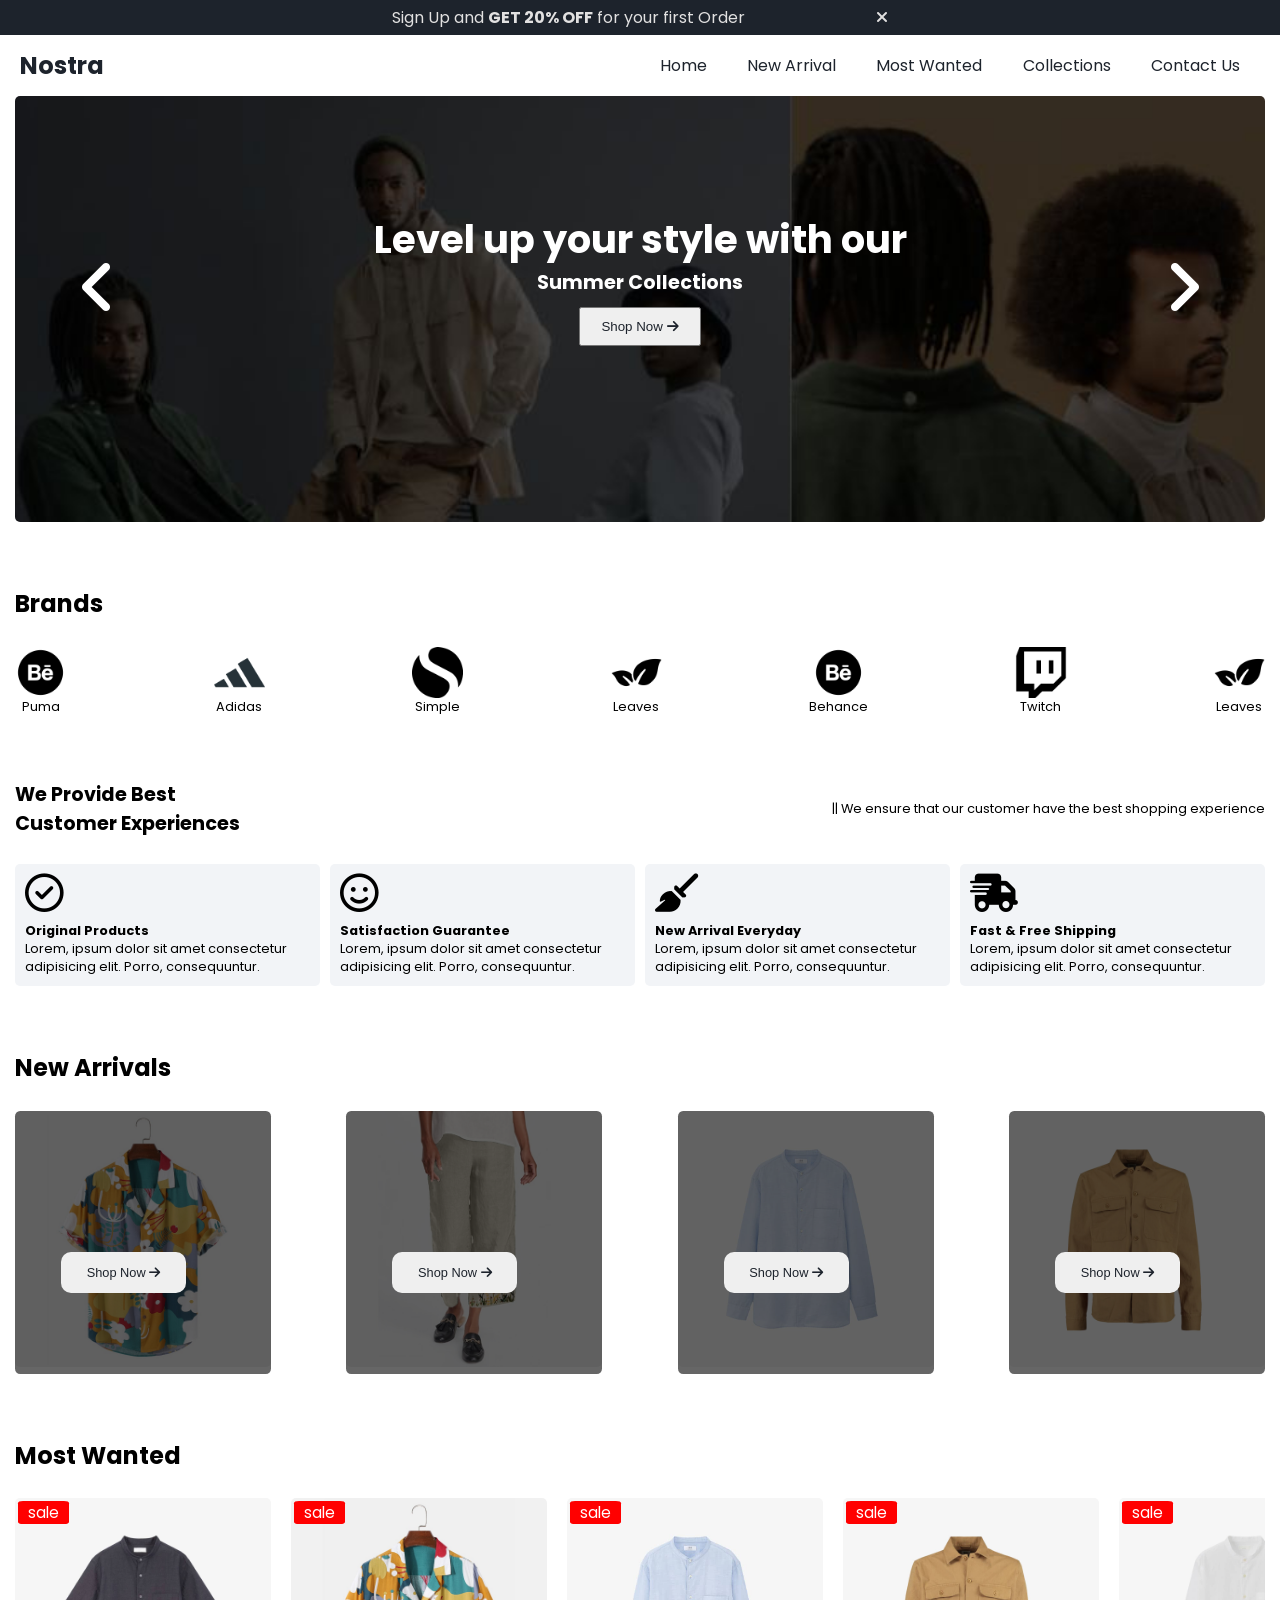
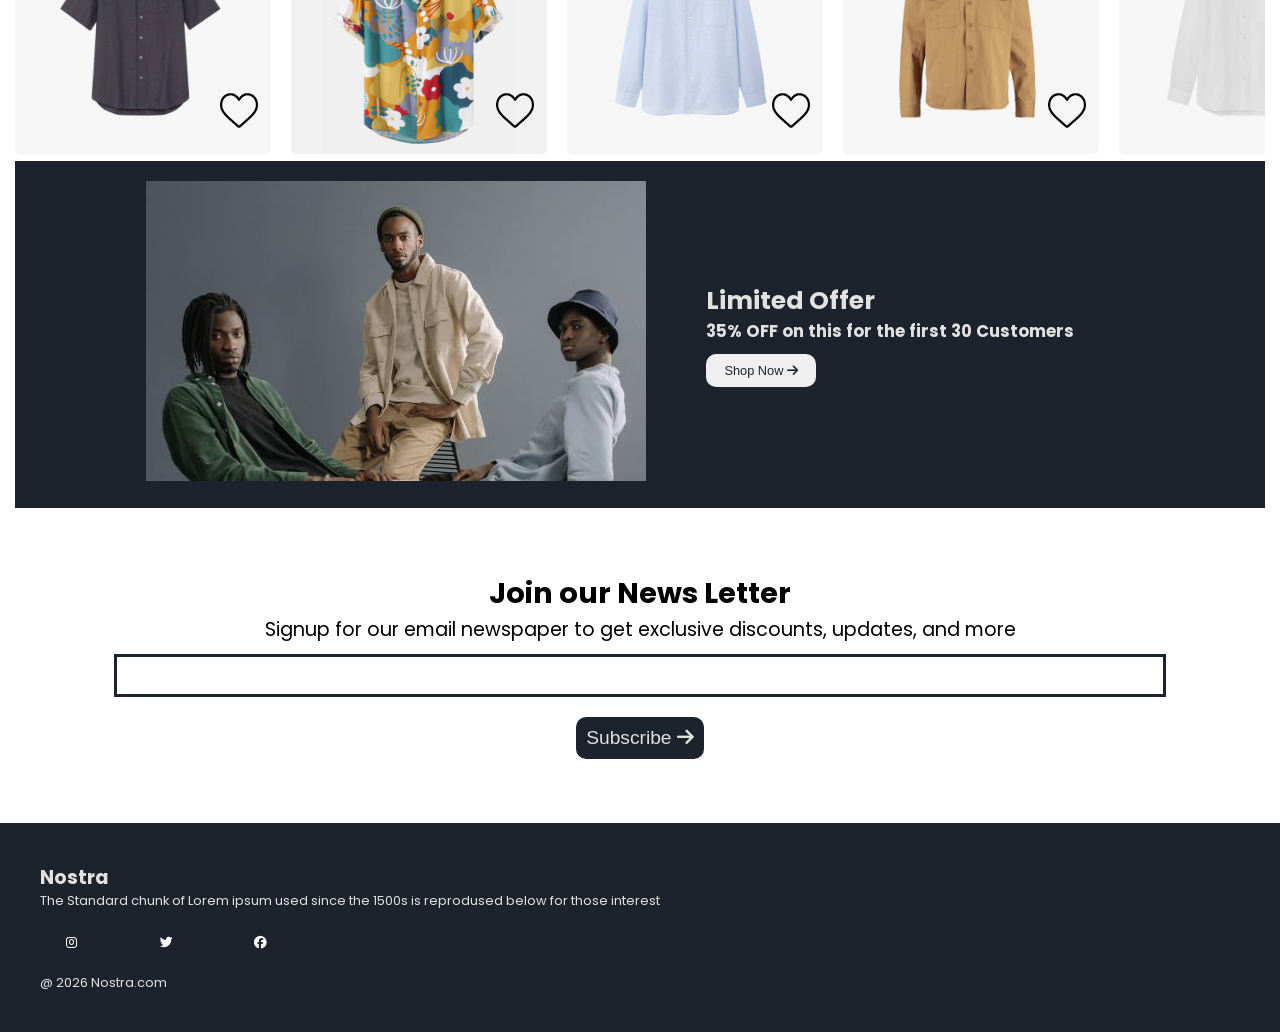
<file: index.html>
<!DOCTYPE html>
<html lang="en">
<head>
    <meta charset="UTF-8">
    <meta name="viewport" content="width=device-width, initial-scale=1.0">
    <title>Nostra</title>
   
    <link rel="stylesheet" href="style.css">
   
    <link rel="preconnect" href="https://fonts.googleapis.com">
    <link rel="preconnect" href="https://fonts.gstatic.com" crossorigin>
    <link href="https://fonts.googleapis.com/css2?family=Poppins:wght@400;500;700&display=swap" rel="stylesheet">

   
    <link rel="stylesheet" href="https://cdnjs.cloudflare.com/ajax/libs/font-awesome/6.4.2/css/all.min.css">

</head>
<body>

    

    <div class="offer-bar">
        <p>Sign Up and <b>GET 20% OFF</b> for your first Order
        <i id="offer-close"  style="margin-left: 10%; cursor: pointer;" class="fa-solid fa-xmark"></i>
        </p>
    </div>

    

   

      
        <nav class="navbar">
            <h1>Nostra</h1>
            <div class="navbar-links">
                <p class="navbar-link"><a href="index.html">Home</a></p>
                <p class="navbar-link"><a href="#new-arrival">New Arrival</a></p>
                <p class="navbar-link"><a href="#most-wanted">Most Wanted</a></p>
                <p class="navbar-link"><a href="collections.html">Collections</a></p>
                <p class="navbar-link"><a href="./contactus.html">Contact Us</a></p>
            </div>
            

            <div class="navbar-menu-toggle">
                <i id="side-navbar-activate" class="fa-solid fa-bars"></i>
            </div>

            

            

        </nav>



        <div class="side-navbar"> 
            <p style="text-align: right;">
                <i id="side-navbar-close" class="fa-solid fa-xmark"></i>
            </p>
            <div class="side-navbar-links">

                <p class="side-navbar-link"><a href="./index.html">Home</a></p>
                <p class="side-navbar-link"><a href="#new-arrival">New Arrival</a></p>
            <p class="side-navbar-link"><a href="#most-wanted">Most Wanted</a></p>
            <p class="side-navbar-link"><a href="./collections.html">Collections</a></p>
            <p class="side-navbar-link"><a href="./contactus.html">Contact Us</a></p>
            </div>
            
        </div>

        <div class="container">

        
        <div class="slider">
            <div class="slider-left-button">
                <i id="slider-left-activate" class="fa-solid fa-angle-left" style="color: #ffffff;"></i>
            </div>

            <div class="slider-content">
                <h1>Level up your style with our</h1>
                <h4>Summer Collections</h4> 
                <button> Shop Now <i class="fa-solid fa-arrow-right"></i> </button>
            </div>

            <div class="slider-image-container">
                <img class="slider-image" src="img/others/slider-one.jpg"  width="100%" alt="">
                <img class="slider-image" src="img/others/slider-one.jpg" alt="">
                <img class="slider-image" src="img/others/slider-one.jpg" alt="">
            </div>

            <div class="slider-right-button">
                
                <i id="slider-right-activate" class="fa-solid fa-angle-right" style="color: #ffffff;"></i>
            </div>
        </div>

       

        
        <h2 style="margin-top: 5vw;">Brands</h2>
        <div class="brands">
            <div class="brands-item">
                <img class="brands-icon" src="img/icons/behance.png" alt="">
                <p>Puma</p>
            </div>

            <div class="brands-item">
                <img class="brands-icon" src="img/icons/adidas.png" alt="">
                <p>Adidas</p>
            </div>

            <div class="brands-item">
                <img class="brands-icon" src="img/icons/simple.png" alt="">
                <p>Simple</p>
            </div>

            <div class="brands-item">
                <img class="brands-icon" src="img/icons/leaves.png" alt="">
                <p>Leaves</p>
            </div>

            <div class="brands-item">
                <img class="brands-icon" src="img/icons/behance.png" alt="">
                <p>Behance</p>
            </div>

            <div class="brands-item">
                <img class="brands-icon" src="img/icons/twitch.png" alt="">
                <p>Twitch</p>
            </div>

            <div class="brands-item">
                <img class="brands-icon" src="img/icons/leaves.png" alt="">
                <p>Leaves</p>
            </div>
        </div>

    
        <div class="initial-scroll-animate reveal-scroll-animate">
        <div class="service">
            
            <div class="servives-container-1">
                <div>
                    <h2>We Provide Best</h2>
                    <h2>Customer Experiences</h2>
                </div>

                <div>
                    <p>|| We ensure that our customer have the best shopping experience</p>
                </div>
            </div>

            <div class="servives-container-2">
                <div>
                    <i style="font-size: 3vw;margin-bottom: 10px;" class="fa-regular fa-circle-check"></i>
                    <h4>Original Products</h4>
                    <p>Lorem, ipsum dolor sit amet consectetur adipisicing elit. Porro, consequuntur.
                    </p>
                </div>

                <div>
                    <i style="font-size: 3vw;margin-bottom: 10px;" class="fa-regular fa-face-smile"></i>
                    <h4>Satisfaction Guarantee</h4>
                    <p>Lorem, ipsum dolor sit amet consectetur adipisicing elit. Porro, consequuntur.
                    </p>
                </div>

                <div>
                    <i style="font-size: 3vw;margin-bottom: 10px;" class="fa-solid fa-broom"></i>
                    <h4>New Arrival Everyday</h4>
                    <p>Lorem, ipsum dolor sit amet consectetur adipisicing elit. Porro, consequuntur.
                    </p>
                </div>

                <div>
                    <i style="font-size: 3vw;margin-bottom: 10px;" class="fa-solid fa-truck-fast"></i>
                    <h4>Fast & Free Shipping</h4>
                    <p>Lorem, ipsum dolor sit amet consectetur adipisicing elit. Porro, consequuntur.
                    </p>
                </div>
            </div>
        </div>
    </div>

    <div class="initial-scroll-animate reveal-scroll-animate">
        <h2 id="new-arrival" style=" margin-top: 5vw;">New Arrivals</h2>

        <div  class="new-arrival" >
            
            <div class="new-arrival-container">
                <img style="width: 20vw;" src="img/products/f1.jpg" alt="">
                <div class="overlay"></div>
                <button> Shop Now <i class="fa-solid fa-arrow-right"></i> </button>

            </div>

            <div class="new-arrival-container">
                <img style="width: 20vw;" src="img/products/f7.jpg" alt="">
                <div class="overlay"></div>
                <button> Shop Now <i class="fa-solid fa-arrow-right"></i> </button>

            </div>

            <div class="new-arrival-container">
                <img style="width: 20vw;" src="img/products/n1.jpg" alt="">
                <div class="overlay"></div>
                <button> Shop Now <i class="fa-solid fa-arrow-right"></i> </button>

            </div>

            <div class="new-arrival-container">
                <img style="width: 20vw;" src="img/products/n7.jpg" alt="">
                <div class="overlay"></div>
                <button> Shop Now <i class="fa-solid fa-arrow-right"></i> </button>

            </div>
        </div>
    </div>

    <div class="initial-scroll-animate reveal-scroll-animate">
        <h2 id="most-wanted" style=" margin-top: 5vw;">Most Wanted</h2>

        <div  class="most-wanted">

            <div class="most-wanted-container">
                <img style="width: 20vw;" src="img/products/n8.jpg" alt="">
                <p class="sale-overlay">sale</p>
                <img class="like-button" src="img/icons/blackheart.png" alt="">

            </div>

            <div class="most-wanted-container">
                <img style="width: 20vw;" src="img/products/f1.jpg" alt="">
                
                <p class="sale-overlay">sale</p>
                <img class="like-button" src="img/icons/blackheart.png" alt="">
            </div>

            <div class="most-wanted-container">
                <img style="width: 20vw;" src="img/products/n1.jpg" alt="">
                <p class="sale-overlay">sale</p>
                <img class="like-button" src="img/icons/blackheart.png" alt="">
                

            </div>

            <div class="most-wanted-container">
                <img style="width: 20vw;" src="img/products/n7.jpg" alt="">
                <p class="sale-overlay">sale</p>
                <img class="like-button" src="img/icons/blackheart.png" alt="">
                

            </div>
            
            <div class="most-wanted-container">
                <img style="width: 20vw;" src="img/products/n3.jpg" alt="">
                <p class="sale-overlay">sale</p>
                <img class="like-button" src="img/icons/blackheart.png" alt="">

            </div>

            <div class="most-wanted-container">
                <img style="width: 20vw;" src="img/products/f7.jpg" alt="">
                
                <p class="sale-overlay">sale</p>
                <img class="like-button" src="img/icons/blackheart.png" alt="">
            </div>

            <div class="most-wanted-container">
                <img style="width: 20vw;" src="img/products/n4.jpg" alt="">
                <p class="sale-overlay">sale</p>
                <img class="like-button" src="img/icons/blackheart.png" alt="">
                

            </div>

            <div class="most-wanted-container">
                <img style="width: 20vw;" src="img/products/n7.jpg" alt="">
                <p class="sale-overlay">sale</p>
                <img class="like-button" src="img/icons/blackheart.png" alt="">
                

            </div>
        </div>
    </div>

    <div class="initial-scroll-animate reveal-scroll-animate">

    

        <div class="limited-offer">
            <div class="limited-offer-img">
                <img src="img/others/offer.jpg" alt="">
            </div>
            <div class="limited-offer-text">
                <h2>Limited Offer</h2>
                <h4>35% OFF on this for the first 30 Customers</h4>
                <button> Shop Now <i class="fa-solid fa-arrow-right"></i> </button>
            </div>
        </div>
        
        
    </div>

    <div class="news">
        <h2>Join our News Letter</h2>
        <p style="text-align: center;">Signup for our email newspaper to get exclusive discounts, updates, and more</p>
        <div style="margin-top: 10px;">
        <input class="search">
    </div>
    <div>
        <button> Subscribe <i class="fa-solid fa-arrow-right"></i> </button>
    </div>
    </div>

    </div>

    <div class="footer">
        <div class="footer-container">
            <div class="footer-box-1">
                <h2 class="headingText">Nostra</h2>
                <p>The Standard chunk of Lorem ipsum
                    used since the 1500s is reprodused
                    below for those interest</p>
                <div class="footer-icon-container">
                    <i class="icon fa-brands fa-instagram" style="color: #ffffff;"></i>
                    <i class="icon fa-brands fa-twitter" style="color: #ffffff;"></i>
                    <i class="icon fa-brands fa-facebook" style="color: #ffffff;"></i>
                </div>
            </div>

            

        </div>

        <p class="subtitle">@ 2026 Nostra.com</p>
    </div>

   
    
    
    <script src="script.js"></script>
</body>
</html>
</file>
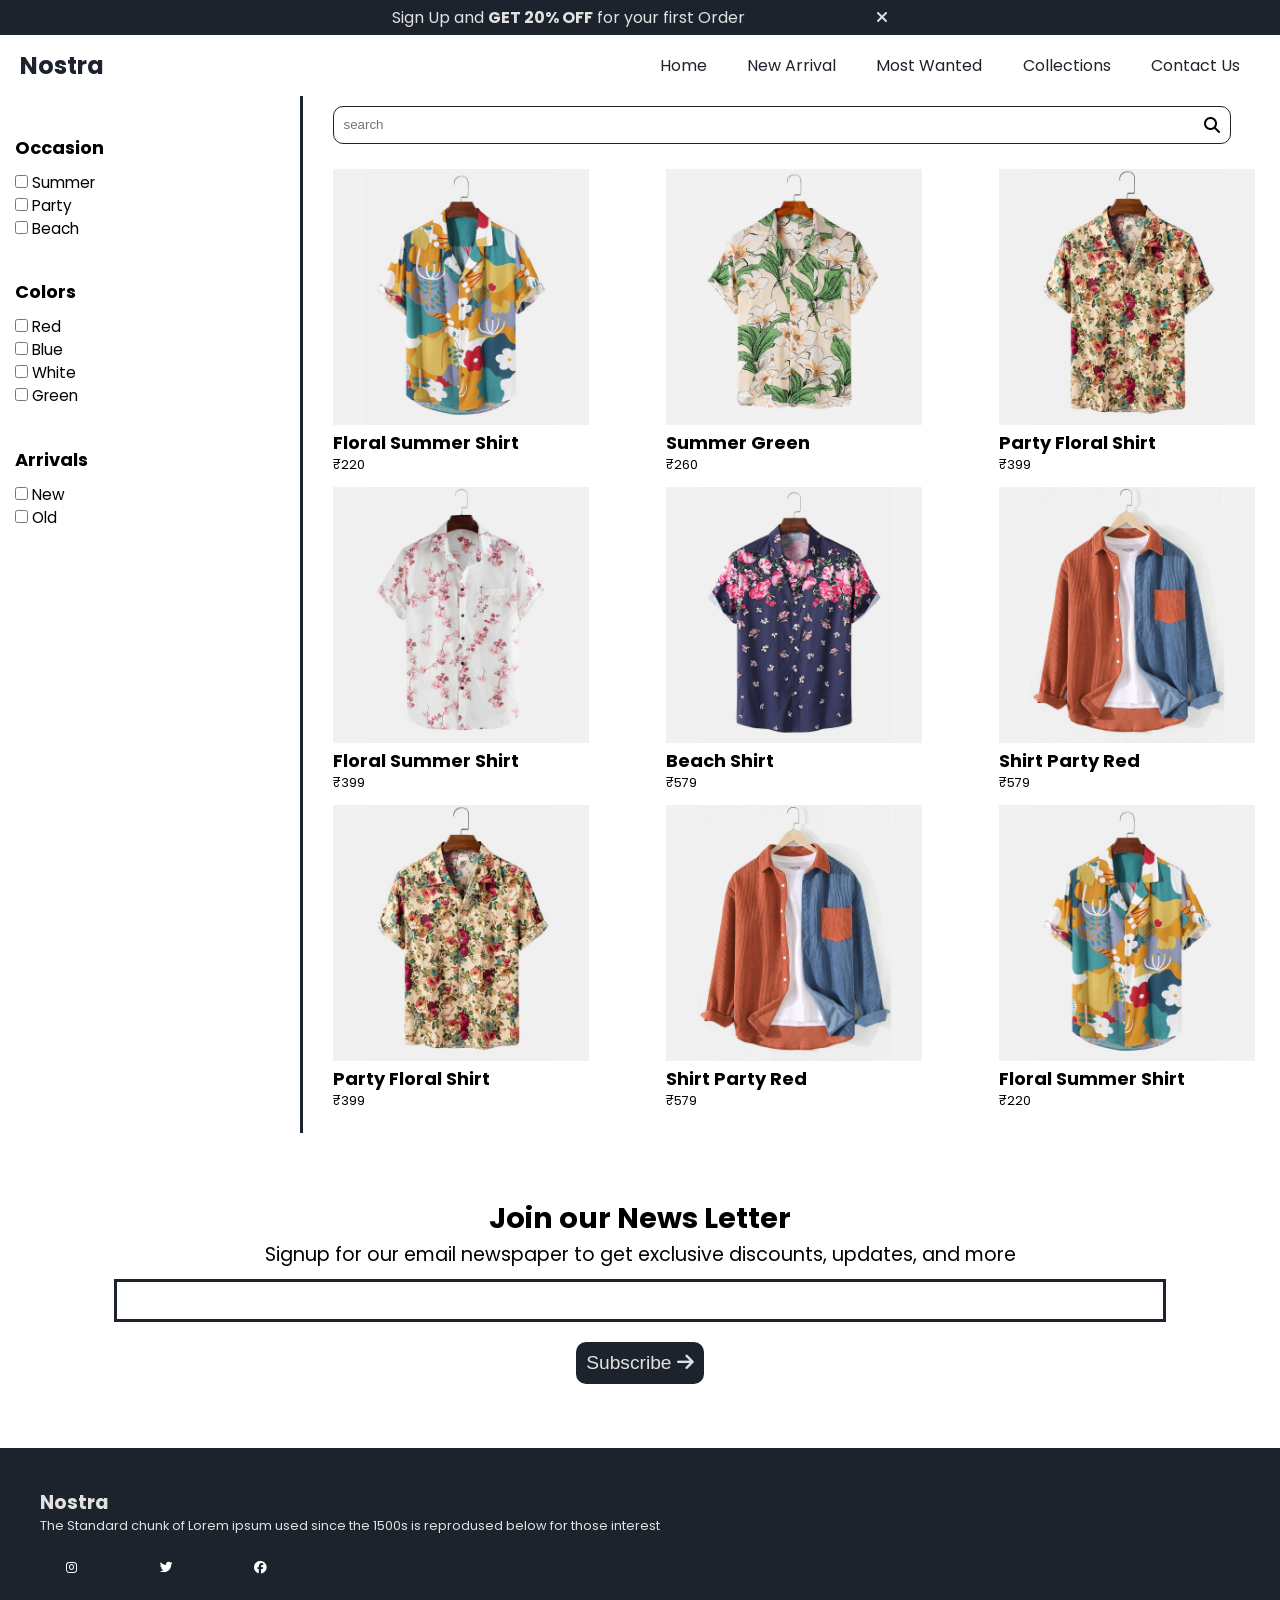
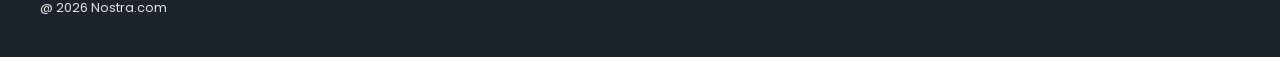
<file: collections.html>
<!DOCTYPE html>
<html lang="en">
<head>
    <meta charset="UTF-8">
    <meta name="viewport" content="width=device-width, initial-scale=1.0">
    <title>Collections</title>
    
    <link rel="stylesheet" href="style.css">
    
    <link rel="preconnect" href="https://fonts.googleapis.com">
    <link rel="preconnect" href="https://fonts.gstatic.com" crossorigin>
    <link href="https://fonts.googleapis.com/css2?family=Poppins:wght@400;500;700&display=swap" rel="stylesheet">

   
    <link rel="stylesheet" href="https://cdnjs.cloudflare.com/ajax/libs/font-awesome/6.4.2/css/all.min.css">

</head>
<body>

   

    <div class="offer-bar">
        <p>Sign Up and <b>GET 20% OFF</b> for your first Order
        <i id="offer-close"  style="margin-left: 10%; cursor: pointer;" class="fa-solid fa-xmark"></i>
        </p>
    </div>

    

   

        
        <nav class="navbar">
            <h1>Nostra</h1>
            <div class="navbar-links">
                <p class="navbar-link"><a href="./index.html">Home</a></p>
                <p class="navbar-link"><a href="./index.html/#new-arrival">New Arrival</a></p>
                <p class="navbar-link"><a href="./index.html/#most-wanted">Most Wanted</a></p>
                <p class="navbar-link"><a href="./index.html/collections">Collections</a></p>
                <p class="navbar-link"><a href="./contactus.html">Contact Us</a></p>
            </div>
            

            <div class="navbar-menu-toggle">
                <i id="side-navbar-activate" class="fa-solid fa-bars"></i>
            </div>

            

            

        </nav>

     

        <div class="side-navbar"> 
            <p style="text-align: right;">
                <i id="side-navbar-close" class="fa-solid fa-xmark"></i>
            </p>
            <div class="side-navbar-links">

                 <p class="side-navbar-link"><a href="./index.html">Home</a></p>
                <p class="side-navbar-link"><a href="./index.html">New Arrival</a></p>
            <p class="side-navbar-link"><a href="./index.html">Most Wanted</a></p>
            <p class="side-navbar-link"><a href="./collections.html">Collections</a></p>
            <p class="side-navbar-link"><a href="./contactus.html">Contact Us</a></p>
            </div>
            
        </div>

        <div class="container">

            <div class="divide-section">
                <div class="filter-section">
                   
                    <h3 class="filter-section-occasion">Occasion</h3>
                    <div>
                        <input type="checkbox" name="tags" value="summer"> Summer <br>
                        <input type="checkbox" name="tags" value="party"> Party <br>
                        <input type="checkbox" name="tags" value="beach"> Beach 

                    </div>
                   
                    <h3 class="filter-section-colors"> Colors </h3>
                    <div>
                    <input type="checkbox" name="tags" value="red"> Red <br>
                        <input type="checkbox" name="tags" value="blue"> Blue <br>
                        <input type="checkbox" name="tags" value="white"> White <br>
                        <input type="checkbox" name="tags" value="green"> Green
                    </div>

                    <h3 class="filter-section-arrivals"> Arrivals </h3>
                    <div>
                    <input type="checkbox" name="tags" value="new"> New <br>
                        <input type="checkbox" name="tags" value="old"> Old
                      
                    </div>

                    
                    <hr class="vertical-line">
                </div>

                <div class="product-section">
                    <form class="navbar-search">
                        <input type="search" placeholder="search">
                        <i class="fa-solid fa-magnifying-glass"></i>
                    </form>

                    <div class="products">
                        
                    </div>
                </div>
            </div>



    <div class="news">
        <h2>Join our News Letter</h2>
        <p style="text-align: center;">Signup for our email newspaper to get exclusive discounts, updates, and more</p>
        <div style="margin-top: 10px;">
        <input class="search">
    </div>
    <div>
        <button> Subscribe <i class="fa-solid fa-arrow-right"></i> </button>
    </div>
    </div>

    </div>

    <div class="footer">
        <div class="footer-container">
            <div class="footer-box-1">
                <h2 class="headingText">Nostra</h2>
                <p>The Standard chunk of Lorem ipsum
                    used since the 1500s is reprodused
                    below for those interest</p>
                <div class="footer-icon-container">
                    <i class="icon fa-brands fa-instagram" style="color: #ffffff;"></i>
                    <i class="icon fa-brands fa-twitter" style="color: #ffffff;"></i>
                    <i class="icon fa-brands fa-facebook" style="color: #ffffff;"></i>
                </div>
            </div>

            

        </div>

        <p class="subtitle">@ 2026 Nostra.com</p>
    </div>

   
    
   
    <script type="module" src="collections.js"></script>
</body>
</html>
</file>
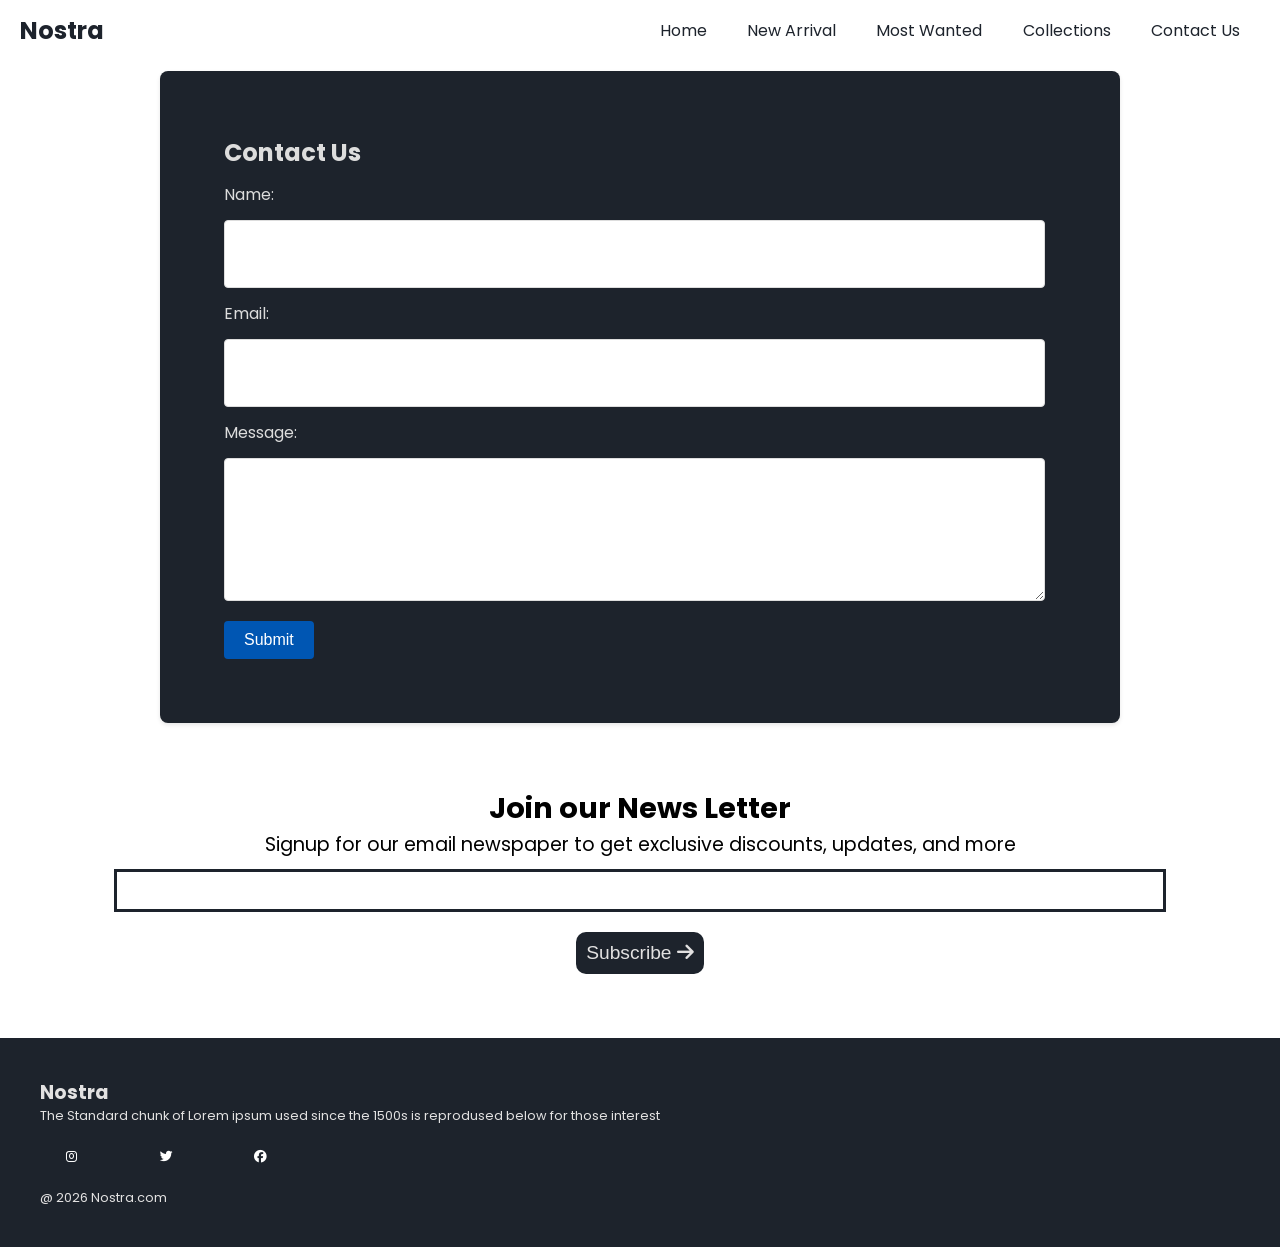
<file: contactus.html>
<!DOCTYPE html>
<html lang="en">
<head>
    <meta charset="UTF-8">
    <meta name="viewport" content="width=device-width, initial-scale=1.0">
    <title>Nostra</title>
    
    <link rel="stylesheet" href="style.css">
   
    <link rel="preconnect" href="https://fonts.googleapis.com">
    <link rel="preconnect" href="https://fonts.gstatic.com" crossorigin>
    <link href="https://fonts.googleapis.com/css2?family=Poppins:wght@400;500;700&display=swap" rel="stylesheet">

    
    <link rel="stylesheet" href="https://cdnjs.cloudflare.com/ajax/libs/font-awesome/6.4.2/css/all.min.css">

</head>
<body>
   
        <nav class="navbar">
            <h1>Nostra</h1>
            <div class="navbar-links">
                <p class="navbar-link"><a href="./index.html">Home</a></p>
                <p class="navbar-link"><a href="./index.html">New Arrival</a></p>
                <p class="navbar-link"><a href="./index.html">Most Wanted</a></p>
                <p class="navbar-link"><a href="collections.html">Collections</a></p>
                <p class="navbar-link"><a href="./contactus.html">Contact Us</a></p>
            </div>
            

            <div class="navbar-menu-toggle">
                <i id="side-navbar-activate" class="fa-solid fa-bars"></i>
            </div>

            

            

        </nav>

        

        <div class="side-navbar"> 
            <p style="text-align: right;">
                <i id="side-navbar-close" class="fa-solid fa-xmark"></i>
            </p>
            <div class="side-navbar-links">

                <p class="side-navbar-link"><a href="./index.html">Home</a></p>
                <p class="side-navbar-link"><a href="./index.html">New Arrival</a></p>
            <p class="side-navbar-link"><a href="./index.html">Most Wanted</a></p>
            <p class="side-navbar-link"><a href="./collections.html">Collections</a></p>
            <p class="side-navbar-link"><a href="./contactus.html">Contact Us</a></p>
            </div>
            
        </div>

        <div class="container">



  <div class="contact-form">
    <h2>Contact Us</h2>
    <form action="#" method="post">
      <label for="name">Name:</label>
      <input type="text" id="name" name="name" required>
      
      <label for="email">Email:</label>
      <input type="text" id="email" name="email" required>
      
      <label for="message">Message:</label>
      <textarea id="message" name="message" required></textarea>
      
      <input type="submit" value="Submit">
    </form>
  </div>

  </div>

       



   

  


    <div class="news">
        <h2>Join our News Letter</h2>
        <p style="text-align: center;">Signup for our email newspaper to get exclusive discounts, updates, and more</p>
        <div style="margin-top: 10px;">
        <input class="search">
    </div>
    <div>
        <button> Subscribe <i class="fa-solid fa-arrow-right"></i> </button>
    </div>
    </div>

    </div>

    <div class="footer">
        <div class="footer-container">
            <div class="footer-box-1">
                <h2 class="headingText">Nostra</h2>
                <p>The Standard chunk of Lorem ipsum
                    used since the 1500s is reprodused
                    below for those interest</p>
                <div class="footer-icon-container">
                    <i class="icon fa-brands fa-instagram" style="color: #ffffff;"></i>
                    <i class="icon fa-brands fa-twitter" style="color: #ffffff;"></i>
                    <i class="icon fa-brands fa-facebook" style="color: #ffffff;"></i>
                </div>
            </div>

            

        </div>

        <p class="subtitle">@ 2026 Nostra.com</p>
    </div>

   
    
    
    <script src="./contact.js"></script>
</body>
</html>
</file>
<file: style.css>
* {
    margin: 0px;
    padding: 0px;
}

html{
    scroll-behavior: smooth;
}



body {
    font-family: 'Poppins', sans-serif;
    
}


  body::-webkit-scrollbar {
    width: 0; 
  }
  
  

.offer-bar {
    background-color: #1D232C;
    color: #E2E1E1;
    padding: 5px;
    text-align: center;
    font-size: 1rem;
}

.container {
    padding-left: 15px;
    padding-right: 15px;
}

/* Main Navigation Bar*/
.navbar {
    display: flex;
    justify-content: space-between;
    color: #1D232C;
    align-items: center;
    position: sticky;
    top: 0px;
    background-color: white;
    padding-top: 1vw;
    padding-bottom: 1vw;
    padding-left: 20px;
    padding-right: 20px;
    z-index: 3;
}

.navbar-links {
    display: flex;
    width: 50%;
    justify-content: space-around;
    align-items: center;
}

.navbar-links a{
    text-decoration: none;
    color: #1D232C;
}

.navbar-links a:hover{
    text-decoration: underline;
    color: #1D232C;
}

.navbar-search {
    border: solid #1D232C 1px;
    border-radius: 10px;
    padding: 10px;
    display: flex;
    align-items: center;
    width: 95%;
}

.navbar-search input {
    border: none;
    width: 100%;
    background-color: transparent;
    
}

input:focus {
    outline: none;
}

.navbar-menu-toggle {
    display: none;
}

/*0 to 800px */

@media screen and (max-width:900px) {

    .navbar-menu-toggle {
        display: block;
    }

    .navbar-links {
        display: none;
    }

    

}

/* Side Navbar */
.side-navbar{
    position: fixed;
    top: 0;
    left: 0;
    width: 50%;
    height: 100%;
    background-color: #1D232C;
    color: #E2E1E1;
    margin-left: -60%;
    transition-duration: 1s;
    z-index: 10;
    padding: 20px;
  
}

.side-navbar-link{
    margin-bottom: 30px;
}

.side-navbar-links a{
    text-decoration: none;
    color: #E2E1E1;
}

.side-navbar-links a:hover{
    text-decoration: underline;
    color: #E2E1E1;
}

.side-navbar-search {
    border: solid #E2E1E1 1px;
    border-radius: 10px;
    padding: 10px;
    display: inline-block;
}

.side-navbar-search input {
    border: none;
    background: transparent;
}

/*Slider*/

.slider{
    overflow: hidden;
    display: flex;
    width: 100%;
    position: relative;
    
    border-radius: 5px;

}

.slider-image-container{
    display: flex;
    transition: 2s;
}

.slider-image{
    width: 100vw;
}

.slider-left-button{
    position: absolute;
    top: 35%;
    left: 5%;
    z-index: 1;
}

.slider-left-button i{
    margin-top: 10px;
    font-size: 5vw;
    
}
.slider-right-button{
    position: absolute;
    top: 35%;
    right: 5%;
}
.slider-right-button i{
    margin-top: 10px;
    font-size: 5vw;
}
.slider-content{
    position: absolute;
    color: white;
    text-align: center;
     width: 100%;
     top: 20%;
}
.slider-content h1{
    margin-top: 30px;
    font-size: 3vw;
}
.slider-content h4{
    font-size: 1.5vw;
}
.slider-content button{
   padding-left: 20px;
   padding-right: 20px;
   padding-top: 10px;
   padding-bottom: 10px;
   margin-top: 10px;
   color: #1D232C;
}

/* Brands*/
.brands{
    display: flex;
    margin-top: 2vw;
    
    justify-content: space-between;
    
    
}

.brands-icon{
    width: 4vw;
    align-items: center;

}

.brands-item{
    display: flex;
    align-items: center;
    flex-direction: column;
    text-align: center;
    font-size: 1vw;
}

.servives-container-1
{
    margin-top: 5vw;
    margin-bottom: 2vw;
    display: flex;
    justify-content: space-between;
    align-items: center;
    font-size: 1vw;
}

.servives-container-2
{
    
    display: flex;
    justify-content: space-between;
    align-items: center;

    gap: 10px;
    font-size: 1vw;
    
}

.servives-container-2 div{
    border-radius: 5px;
    background-color: #F2F4F7;
    padding: 10px;
    
    

}

.new-arrival{
    display: flex;
    justify-content: space-between;
    margin-top: 2vw;
   
    
}

.new-arrival-container{
   position: relative;
   
    
}

.new-arrival-container img{
    border-radius: 2%;
    
     
 }
 

.overlay{
    border-radius: 2%;
    position: absolute;
    width: 100%;
    height: 100%;
    background-color: black;
    z-index: 2;
    top: 0;
    opacity: 0.6;
 }
 


.new-arrival button{
    padding-left: 10%;
    padding-right: 10%;
    padding-top: 5%;
    padding-bottom: 5%;
    margin-top: 10px;
    font-size: 1vw;
    color: #1D232C;
    border-radius: 10px;
    position: absolute;
    border: none;
    top: 50%;
    left: 18%;
    z-index: 2;
    

 }

 .most-wanted{
    display: flex;
    justify-content: space-between;
    margin-top: 2vw;
    overflow-x: scroll;
    gap: 20px;
   
    
}

.most-wanted-container{
   position: relative; 
}

.most-wanted img{
    border-radius: 2%;
    
     
 }

 .sale-overlay{
    position: absolute;
    top:3px;
    left: 3px;
    font-size: 1.2vw;
    background-color: red;
    color: white;
    padding-left: 10px;
    padding-right: 10px;
    border-radius: 10%;
 }

 .most-wanted::-webkit-scrollbar {
    appearance: none;
    
  }
   
.like-button{
    position: absolute;
    width: 15%;
    bottom: 12%;
    right: 5%;
}

.limited-offer{
    display: flex;
    justify-content: center;
    
    align-items: center;
    background-color: #1D232C;
    color: #E2E1E1;
    padding: 20px;
    font-size: 1.3vw;
}

.limited-offer img{
    width: 100%;
    height: 100%100%;
}

.limited-offer-text{
    padding: 5%;
}

.limited-offer button{
    padding-left: 5%;
    padding-right: 5%;
    padding-top: 2.5%;
    padding-bottom: 2.5%;
    margin-top: 10px;
    font-size: 1vw;
    color: #1D232C;
    border-radius: 10px;
 
    border: none;
    
    

 }

 /* Scroll Animate */

 .initial-scroll-animate{
   
    transition: 3s;
 }

 .reveal-scroll-animate{
    opacity: 0;
 }

 .news{
    font-size: 1.5vw;
    margin-top: 5vw;
    display: flex;
    flex-direction: column;
    align-items: center;
}

.news input{
    padding: 11px;
    width: 80vw;
    margin-bottom: 10px;
    border: solid #1D232C 3px;

}

.news input:focus{
   outline: none;

}

.news button{
    
    margin-top: 10px;
    font-size: 1.5vw;
    color: #E2E1E1;
    background-color: #1D232C;
    border-radius: 10px;
    border: none;
    padding:10px
    
    

 }


 .icon{
    width: 40px;
    margin: 2vw;

}
.footer{
    font-size: 1vw;
    margin-top: 5vw;
    padding: 40px;
    background-color: #1D232C;
    color: #E2E1E1;
    box-sizing: border-box;
}

.footer-container{
   
    display: flex;
    align-items: center;
    flex-wrap: wrap;
}

.footer-box-1{
    display: flex;
    flex-direction: column;
  
}

.footer-box-2{
    display: flex;
}

/* Collections */

.divide-section{
    display: flex;
}

.filter-section{
    flex-basis: 25%;
    position: relative;
    font-size: 1.2vw;
}

.product-section{
    flex-basis: 75%;
    position: relative;
}

.vertical-line {
    border: none;
    border-left: 3px solid #1D232C; 
    height: 100%;
    margin: 0 20px; 
    position: absolute;
    top: 0px;
    right: 0px
    
  }

.filter-section-price,.filter-section-arrivals,.filter-section-occasion,.filter-section-colors{
    margin-top: 3vw;
    margin-bottom: 10px;
    
}

.product-section{
    padding: 10px;
}

.products{
    margin-top: 2vw;
    display: flex;
    flex-wrap: wrap;
    justify-content: space-between;
    font-size:0.7vw;
}
.product-price{
    font-size: 1vw;
}



  .contact-form {
    background-color: #1D232C;
    color: #dddddd;
    border-radius: 8px;
    box-shadow: 0 2px 4px rgba(0, 0, 0, 0.1);
    width: 60vw;
    margin: auto;
    padding: 5vw;
    padding-right: 10vw;
    margin-top: 10px;
  }

  .contact-form h2 {
    margin-bottom: 1vw;
   
  }

  .contact-form label {
    display: block;
    margin-bottom: 1vw;
 
  }

  .contact-form input[type="text"],
  .contact-form textarea {
    width: 100%;
    padding: 2vw;
    border: 1px solid #dddddd;
    border-radius: 4px;
    margin-bottom: 1vw;
    font-size: 1vw;
    
  }

  .contact-form textarea {
    resize: vertical;
    height: 10vh;
  }

  .contact-form input[type="submit"] {
    
    color: #ffffff;
    border: none;
    border-radius: 4px;
    padding: 10px 20px;
    cursor: pointer;
    font-size: 16px;
    background-color: #0056b3;
  }

  .contact-form input[type="submit"]:hover {
    background-color: #0056b3;
  }
</file>
